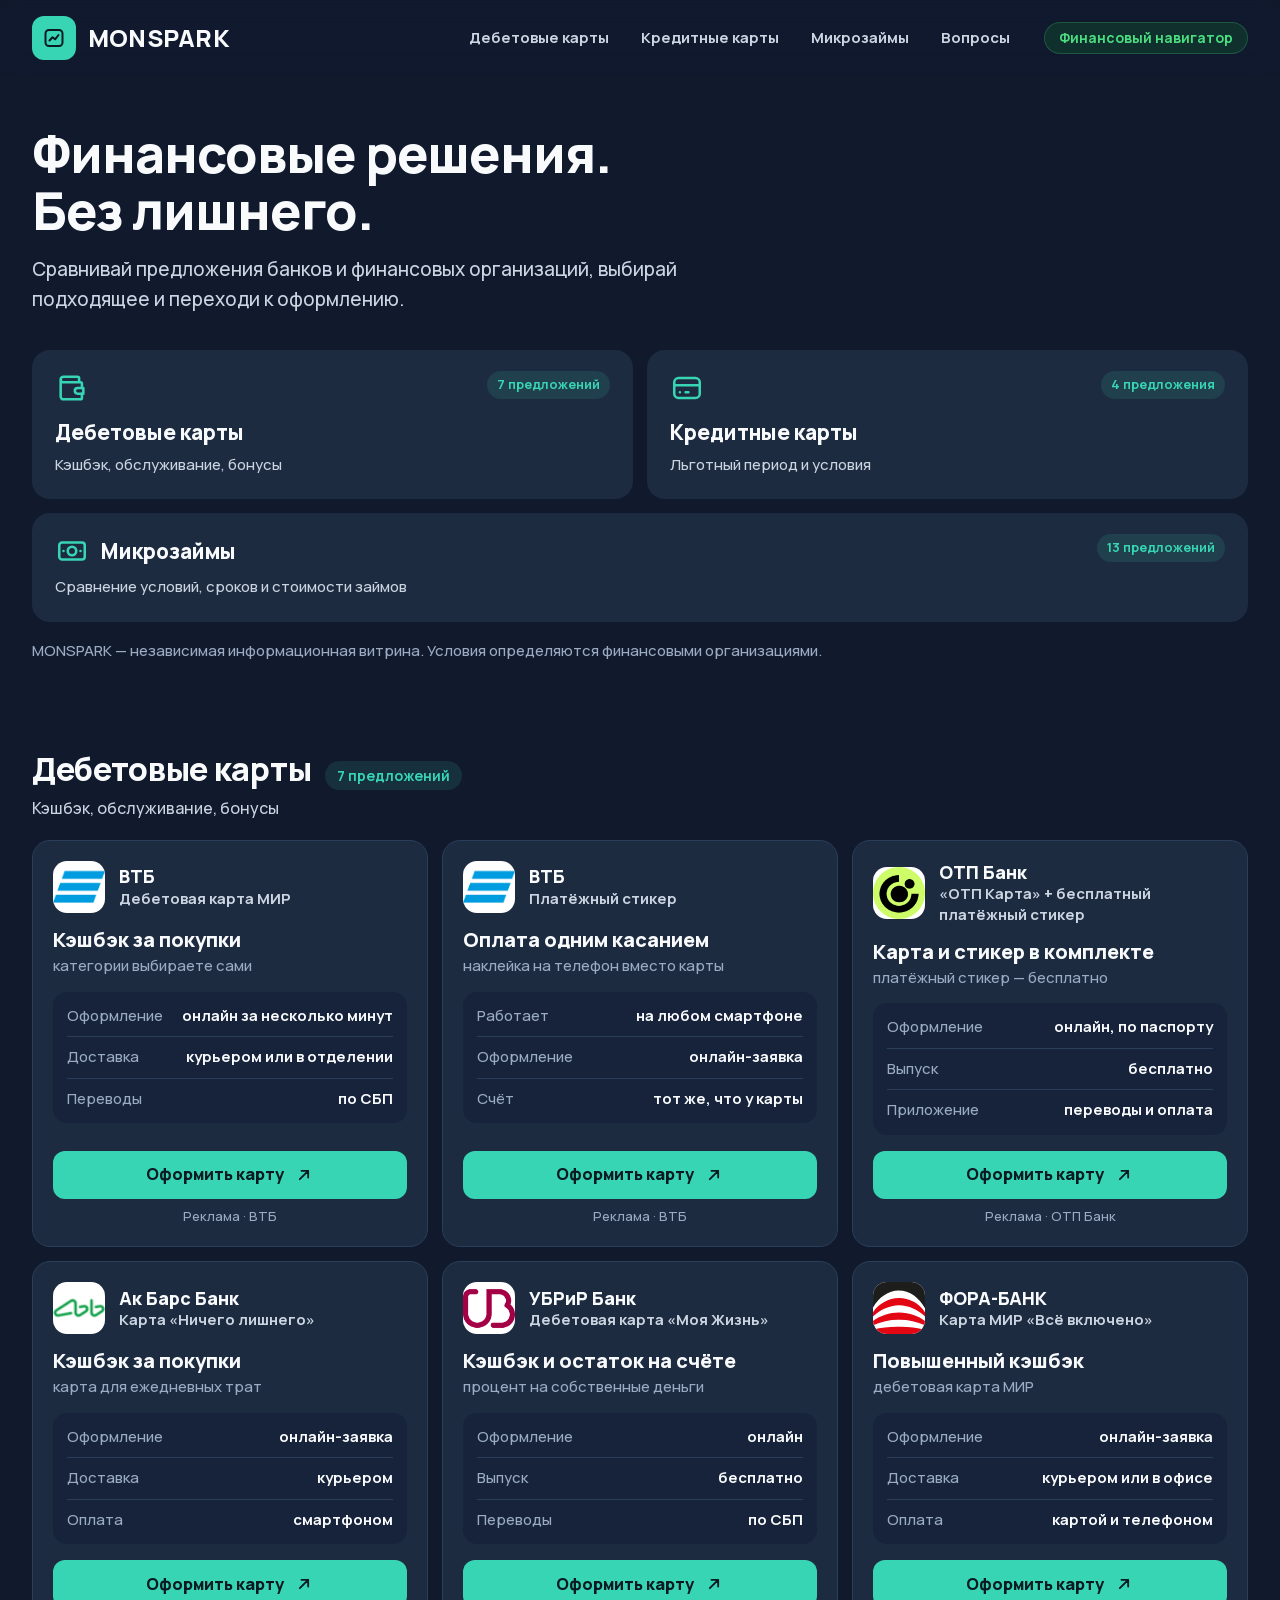
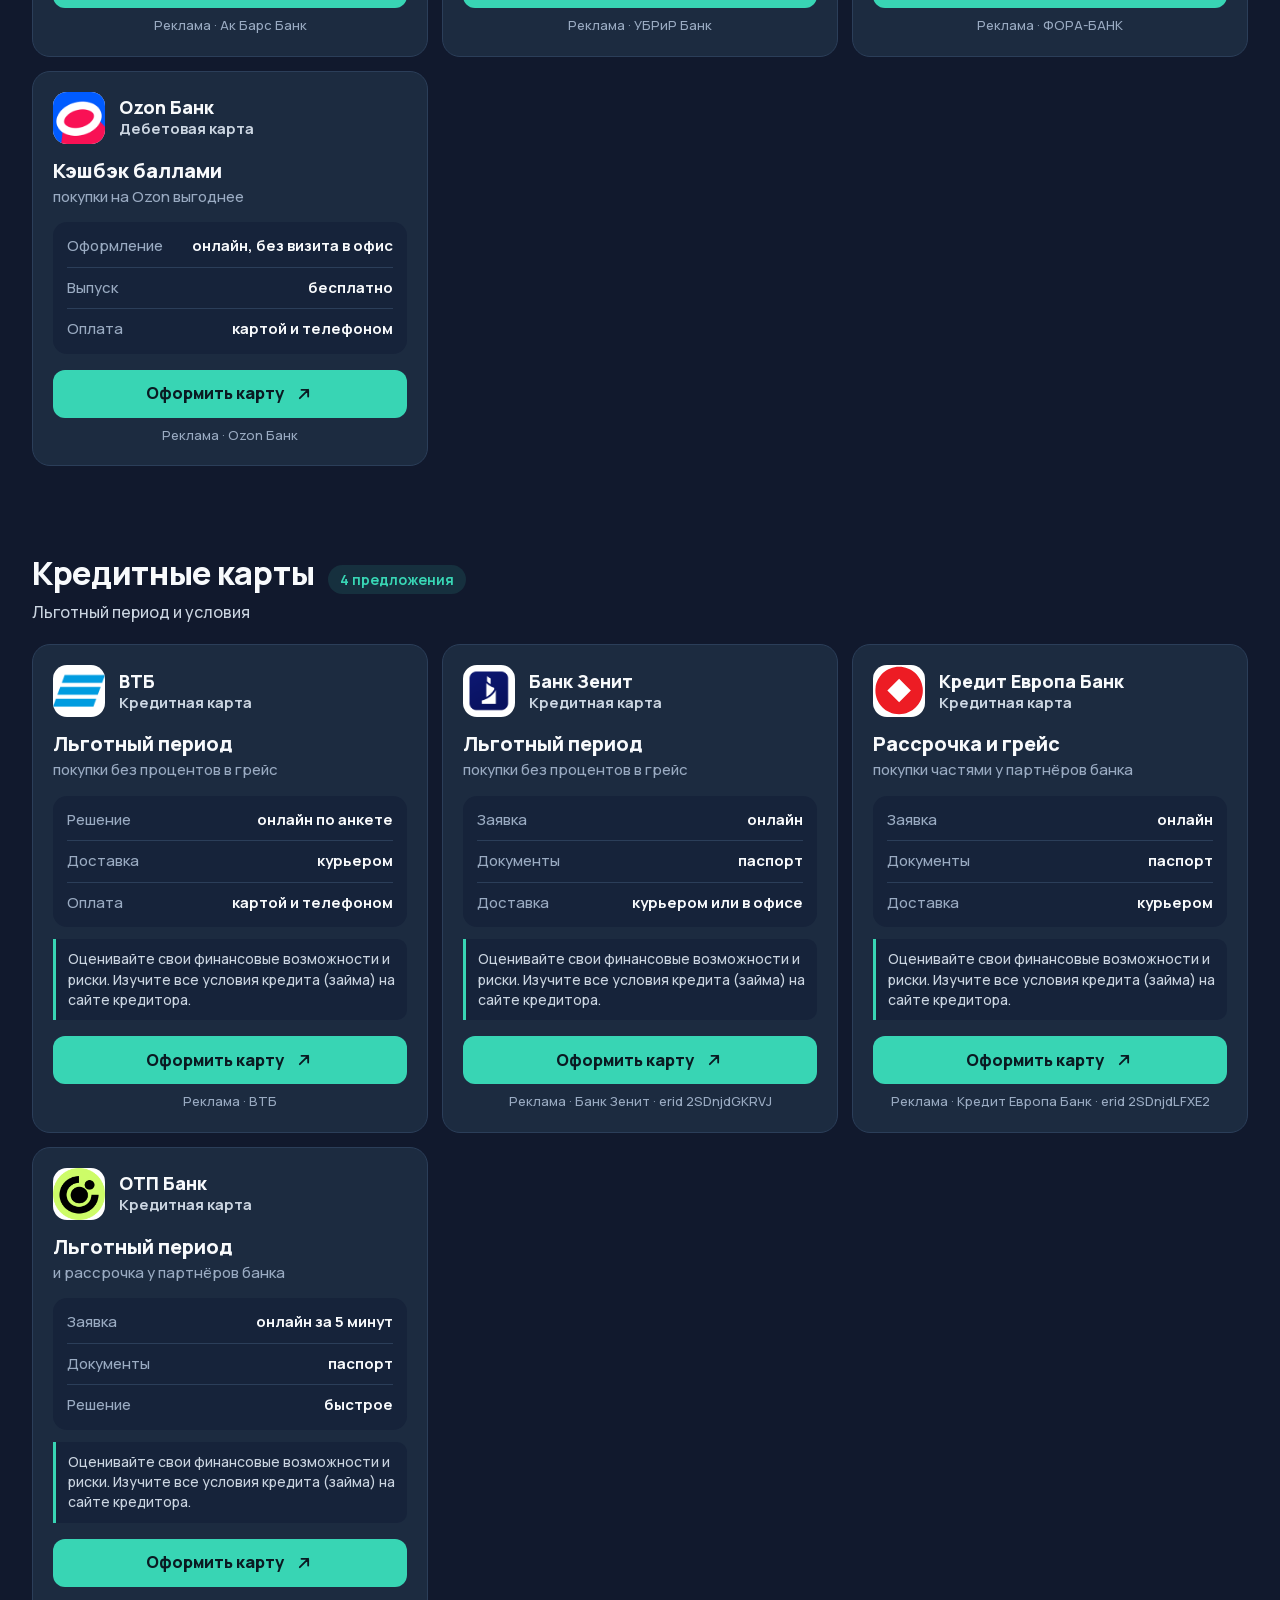
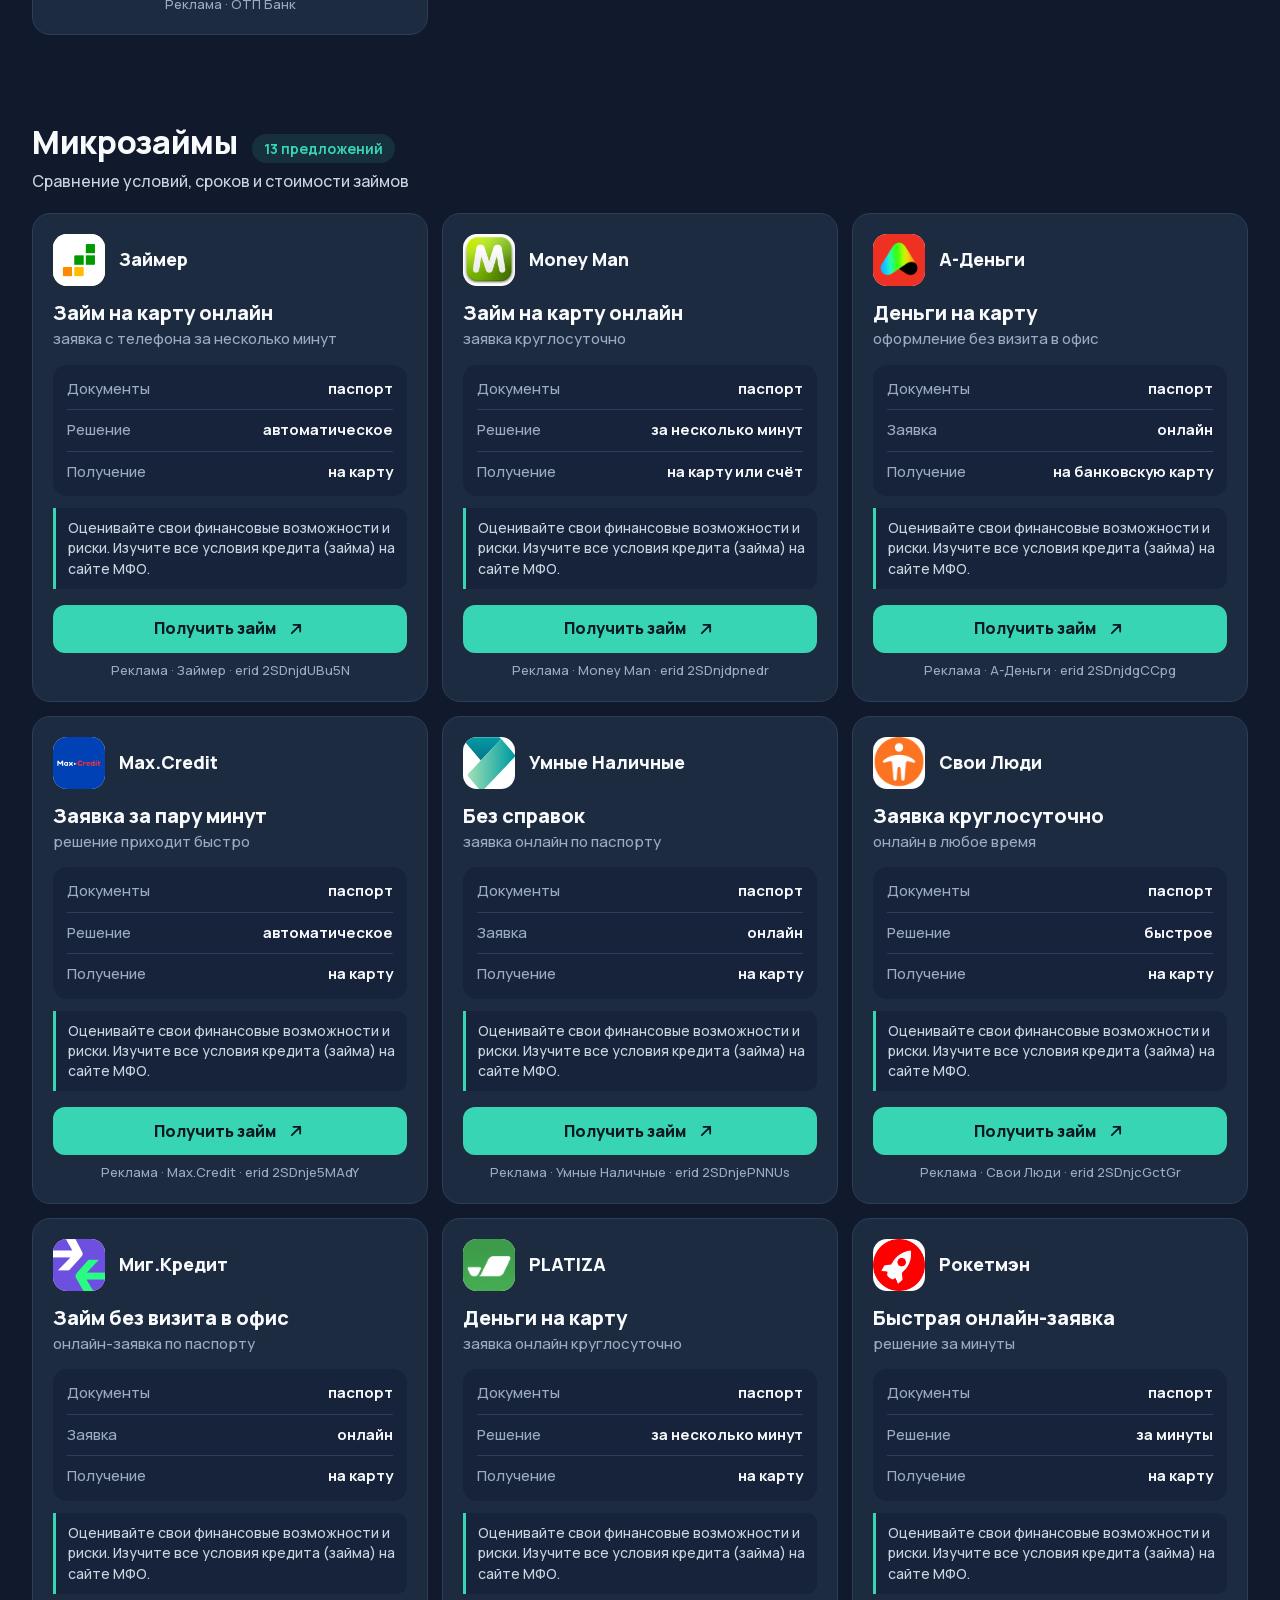
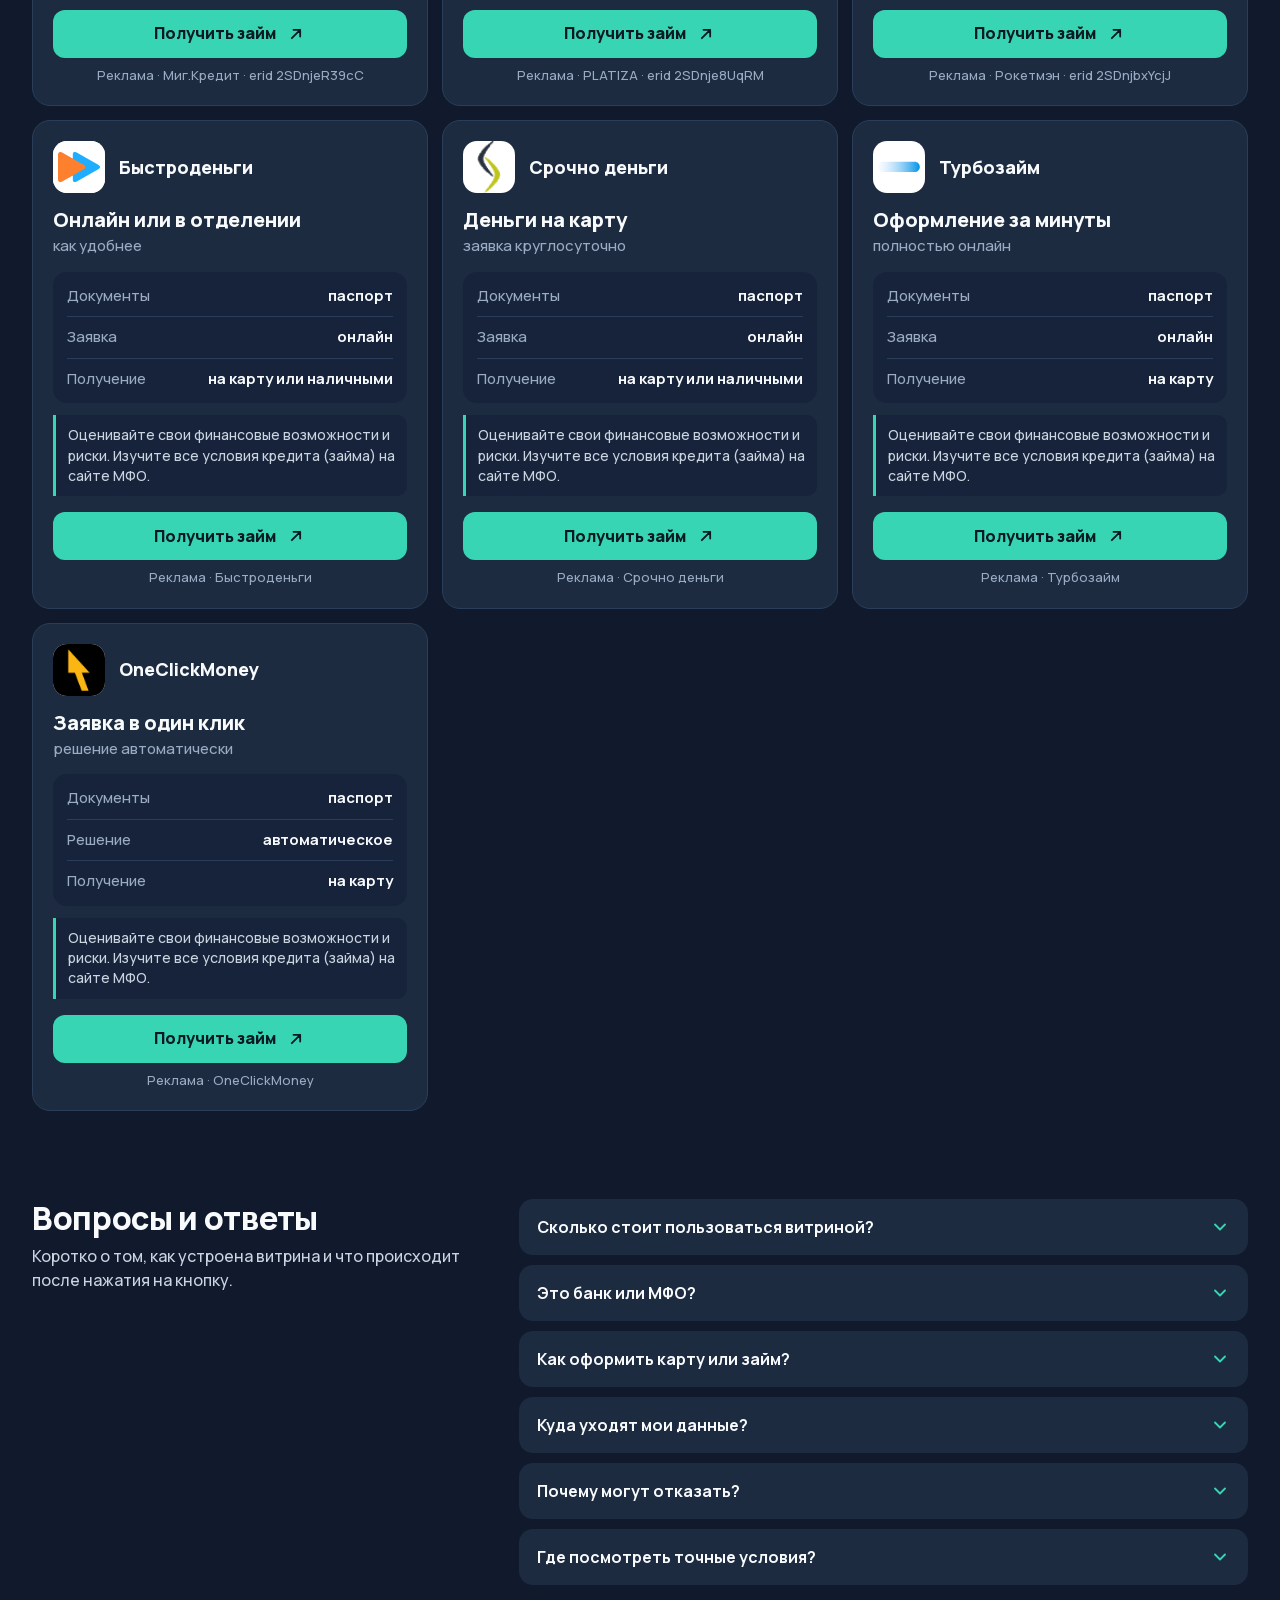
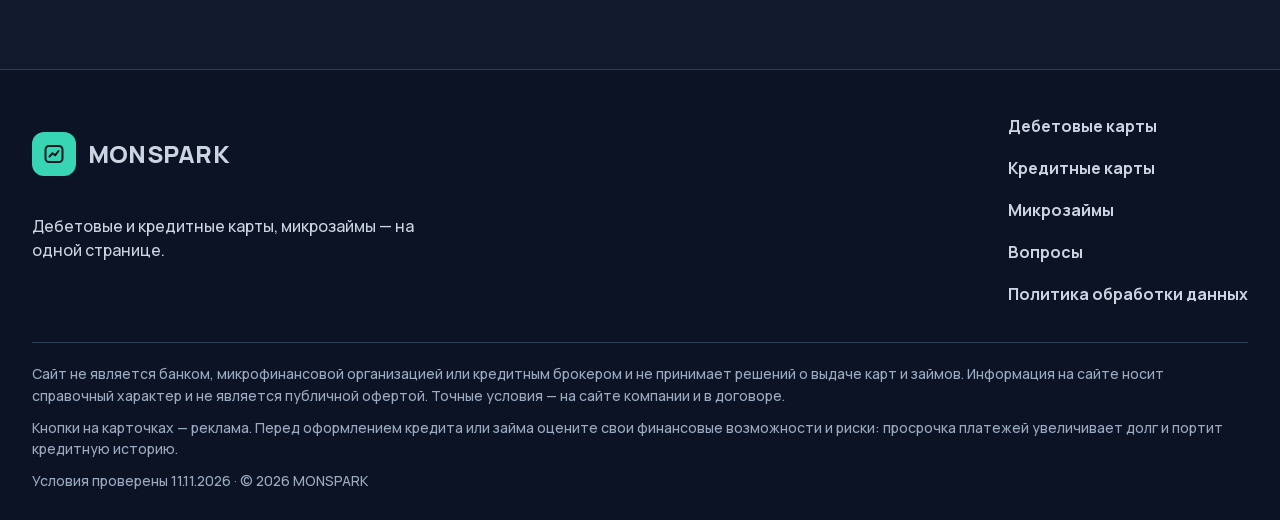
<file: index.html>
<!doctype html>
<html lang="ru">
<head>
<meta charset="utf-8">
<meta name="robots" content="noindex, nofollow">
<meta name="viewport" content="width=device-width, initial-scale=1">
<title>MONSPARK — дебетовые и кредитные карты, микрозаймы</title>
<meta name="description" content="MONSPARK — финансовый навигатор: дебетовые и кредитные карты банков и микрозаймы на одной странице. Сравните предложения и оформите подходящее на сайте банка или МФО.">
<meta name="theme-color" content="#11192D">
<meta name="color-scheme" content="dark">
<meta property="og:type" content="website">
<meta property="og:title" content="MONSPARK — финансовые решения. Без лишнего.">
<meta property="og:description" content="Дебетовые и кредитные карты, микрозаймы — сравните и выберите подходящее.">
<meta property="og:image" content="https://daviddavidso.github.io/finway/img/og.jpg">
<link rel="icon" href="favicon.svg" type="image/svg+xml">
<link rel="preload" href="fonts/manrope-800-cyrillic.woff2" as="font" type="font/woff2" crossorigin>
<link rel="stylesheet" href="fonts/manrope.css?v=20261112061036">
<link rel="stylesheet" href="css/style.css?v=20261112061036">
<script>document.documentElement.className = 'js';</script>
</head>
<body>

<svg width="0" height="0" style="position:absolute" aria-hidden="true" focusable="false">
  <!-- Иконки — Tabler Icons (MIT), обводка 2px -->
  <symbol id="i-mark" viewBox="0 0 24 24"><g fill="none" stroke="currentColor" stroke-width="2" stroke-linecap="round" stroke-linejoin="round"><rect x="3.5" y="4" width="17" height="16" rx="3.5"/><path d="m7.5 14.5 3-3.2 2.6 2 3.4-4.3"/></g></symbol>
  <symbol id="i-wallet" viewBox="0 0 24 24"><g fill="none" stroke="currentColor" stroke-width="1.8" stroke-linecap="round" stroke-linejoin="round"><path d="M17 8V5a1 1 0 0 0-1-1H6a2 2 0 0 0 0 4h12a1 1 0 0 1 1 1v3m0 4v3a1 1 0 0 1-1 1H6a2 2 0 0 1-2-2V6"/><path d="M20 12v4h-4a2 2 0 0 1 0-4h4"/></g></symbol>
  <symbol id="i-card" viewBox="0 0 24 24"><g fill="none" stroke="currentColor" stroke-width="1.8" stroke-linecap="round" stroke-linejoin="round"><path d="M3 8a3 3 0 0 1 3-3h12a3 3 0 0 1 3 3v8a3 3 0 0 1-3 3H6a3 3 0 0 1-3-3Z"/><path d="M3 10h18M7 15h.01M11 15h2"/></g></symbol>
  <symbol id="i-cash" viewBox="0 0 24 24"><g fill="none" stroke="currentColor" stroke-width="1.8" stroke-linecap="round" stroke-linejoin="round"><circle cx="12" cy="12" r="3"/><rect x="3" y="6" width="18" height="12" rx="2"/><path d="M18 12h.01M6 12h.01"/></g></symbol>
  <symbol id="i-grid" viewBox="0 0 24 24"><g fill="none" stroke="currentColor" stroke-width="1.8" stroke-linecap="round" stroke-linejoin="round"><rect x="4" y="4" width="6" height="6" rx="1"/><rect x="14" y="4" width="6" height="6" rx="1"/><rect x="4" y="14" width="6" height="6" rx="1"/><rect x="14" y="14" width="6" height="6" rx="1"/></g></symbol>
  <symbol id="i-next" viewBox="0 0 24 24"><path d="M5 12h14M13 6l6 6-6 6" fill="none" stroke="currentColor" stroke-width="2" stroke-linecap="round" stroke-linejoin="round"/></symbol>
  <symbol id="i-ext" viewBox="0 0 24 24"><path d="M7 17 17 7M9 7h8v8" fill="none" stroke="currentColor" stroke-width="2.2" stroke-linecap="round" stroke-linejoin="round"/></symbol>
  <symbol id="i-chevron" viewBox="0 0 24 24"><path d="m6 9 6 6 6-6" fill="none" stroke="currentColor" stroke-width="2.2" stroke-linecap="round" stroke-linejoin="round"/></symbol>
  <symbol id="i-menu" viewBox="0 0 24 24"><path d="M4 7h16M4 12h16M4 17h16" fill="none" stroke="currentColor" stroke-width="2" stroke-linecap="round"/></symbol>
  <symbol id="i-close" viewBox="0 0 24 24"><path d="M6 6l12 12M18 6 6 18" fill="none" stroke="currentColor" stroke-width="2" stroke-linecap="round"/></symbol>
  <symbol id="i-info" viewBox="0 0 24 24"><g fill="none" stroke="currentColor" stroke-width="2" stroke-linecap="round" stroke-linejoin="round"><circle cx="12" cy="12" r="9"/><path d="M12 8h.01M11 12h1v4h1"/></g></symbol>
  <symbol id="i-tg" viewBox="0 0 24 24"><path d="M20.6 4.3 3.4 11c-1.2.5-1.1 1.2-.2 1.5l4.4 1.4 1.7 5.2c.2.6.4.8.9.8.4 0 .6-.2.9-.5l2.1-2 4.4 3.3c.8.4 1.4.2 1.6-.8l2.9-13.6c.3-1.2-.4-1.7-1.4-1.2ZM9.2 13.6l8.9-5.6c.4-.3.8-.1.5.2l-7.6 6.9-.3 3.2-1.5-4.7Z" fill="currentColor"/></symbol>
</svg>

<a class="skip" href="#offers" id="skip">К предложениям</a>

<header class="hdr" id="hdr">
  <div class="wrap hdr__in">
    <a class="brand" href="#top">
      <span class="brand__mark" aria-hidden="true"><svg class="ico"><use href="#i-mark"/></svg></span>
      <span class="brand__word" data-brand>MONSPARK</span>
      <span class="vh"> — на главную</span>
    </a>


    <p class="badge" data-slogan>Финансовый навигатор</p>

    <button class="burger" id="burger" type="button" aria-expanded="false" aria-controls="nav">
      <svg class="ico burger__open" aria-hidden="true" focusable="false"><use href="#i-menu"/></svg>
      <svg class="ico burger__close" aria-hidden="true" focusable="false"><use href="#i-close"/></svg>
      <span>Меню</span>
    </button>

    <nav class="nav" id="nav" aria-label="Основное">
      <ul class="nav__list" id="nav-list" role="list">
        <li data-nav-cat><a href="#debit">Дебетовые карты</a></li>
        <li data-nav-cat><a href="#credit">Кредитные карты</a></li>
        <li data-nav-cat><a href="#loans">Микрозаймы</a></li>
        <li data-nav-static><a href="#faq">Вопросы</a></li>
      </ul>
    </nav>
  </div>
</header>

<main id="top">

  <section class="hero" aria-labelledby="hero-title">
    <div class="wrap">
      <h1 class="h1" id="hero-title" data-title>Финансовые решения. Без лишнего.</h1>
      <p class="hero__lead" data-lead>Сравнивай предложения банков и финансовых организаций, выбирай подходящее и переходи к оформлению.</p>

      <h2 class="vh">Разделы</h2>
      <ul class="tiles" id="tiles" role="list">
        <li class="tile">
          <svg class="tile__ico" aria-hidden="true" focusable="false"><use href="#i-wallet"/></svg>
          <h3 class="tile__title"><a class="tile__link" href="#debit">Дебетовые карты</a></h3>
          <p class="tile__text">Кэшбэк, обслуживание, бонусы</p>
        </li>
        <li class="tile">
          <svg class="tile__ico" aria-hidden="true" focusable="false"><use href="#i-card"/></svg>
          <h3 class="tile__title"><a class="tile__link" href="#credit">Кредитные карты</a></h3>
          <p class="tile__text">Льготный период и условия</p>
        </li>
        <li class="tile tile--wide">
          <svg class="tile__ico" aria-hidden="true" focusable="false"><use href="#i-cash"/></svg>
          <h3 class="tile__title"><a class="tile__link" href="#loans">Микрозаймы</a></h3>
          <p class="tile__text">Сравнение условий, сроков и стоимости займов</p>
        </li>
      </ul>

      <p class="hero__note"><span data-brand>MONSPARK</span> — независимая информационная витрина. Условия определяются финансовыми организациями.</p>
    </div>
  </section>

  <div class="catalog" id="offers">
    <section class="sec cat" id="debit" data-cat="debit" aria-labelledby="debit-title">
      <div class="wrap">
        <div class="sec__head">
          <h2 class="h2" id="debit-title" tabindex="-1" data-cat-title>Дебетовые карты</h2>
          <p class="sec__count" data-cat-count hidden></p>
          <p class="sec__lead" data-cat-lead>Кэшбэк, обслуживание, бонусы</p>
        </div>
        <ul class="cards" role="list" data-cat-cards></ul>
      </div>
    </section>
    <section class="sec cat" id="credit" data-cat="credit" aria-labelledby="credit-title">
      <div class="wrap">
        <div class="sec__head">
          <h2 class="h2" id="credit-title" tabindex="-1" data-cat-title>Кредитные карты</h2>
          <p class="sec__count" data-cat-count hidden></p>
          <p class="sec__lead" data-cat-lead>Льготный период и условия</p>
        </div>
        <ul class="cards" role="list" data-cat-cards></ul>
      </div>
    </section>
    <section class="sec cat" id="loans" data-cat="loans" aria-labelledby="loans-title">
      <div class="wrap">
        <div class="sec__head">
          <h2 class="h2" id="loans-title" tabindex="-1" data-cat-title>Микрозаймы</h2>
          <p class="sec__count" data-cat-count hidden></p>
          <p class="sec__lead" data-cat-lead>Сравнение условий, сроков и стоимости займов</p>
        </div>
        <ul class="cards" role="list" data-cat-cards></ul>
      </div>
    </section>
    <noscript>
      <div class="wrap"><p class="noscript">Чтобы увидеть предложения, включите JavaScript в настройках браузера.</p></div>
    </noscript>
  </div>

  <section class="sec faq" id="faq" aria-labelledby="faq-title">
    <div class="wrap faq__grid">
      <div class="sec__head sec__head--col">
        <h2 class="h2" id="faq-title" tabindex="-1">Вопросы и ответы</h2>
        <p class="sec__lead">Коротко о том, как устроена витрина и что происходит после нажатия на кнопку.</p>
      </div>
      <div class="faq__list">
        <details class="qa">
          <summary><span class="qa__q">Сколько стоит пользоваться витриной?</span><svg class="ico qa__chev" aria-hidden="true" focusable="false"><use href="#i-chevron"/></svg></summary>
          <div class="qa__a"><p>Нисколько. Смотреть предложения и переходить на сайты банков и МФО можно бесплатно.</p></div>
        </details>
        <details class="qa">
          <summary><span class="qa__q">Это банк или МФО?</span><svg class="ico qa__chev" aria-hidden="true" focusable="false"><use href="#i-chevron"/></svg></summary>
          <div class="qa__a"><p>Нет. Мы собираем предложения на одной странице. Карты выпускают банки, займы выдают микрофинансовые организации — они же принимают решение по заявке.</p></div>
        </details>
        <details class="qa">
          <summary><span class="qa__q">Как оформить карту или займ?</span><svg class="ico qa__chev" aria-hidden="true" focusable="false"><use href="#i-chevron"/></svg></summary>
          <div class="qa__a"><p>Выберите предложение и нажмите кнопку на карточке. В новой вкладке откроется официальный сайт банка или МФО — заявку вы заполняете там.</p></div>
        </details>
        <details class="qa">
          <summary><span class="qa__q">Куда уходят мои данные?</span><svg class="ico qa__chev" aria-hidden="true" focusable="false"><use href="#i-chevron"/></svg></summary>
          <div class="qa__a"><p>Витрина не собирает паспортные данные и телефоны. Анкету вы заполняете на сайте банка или МФО, и данные обрабатывает он по своим правилам.</p></div>
        </details>
        <details class="qa">
          <summary><span class="qa__q">Почему могут отказать?</span><svg class="ico qa__chev" aria-hidden="true" focusable="false"><use href="#i-chevron"/></svg></summary>
          <div class="qa__a"><p>Решение принимает банк или МФО по своей оценке: учитываются кредитная история, доход и текущие платежи. Если отказали в одном месте, можно подать заявку в другое.</p></div>
        </details>
        <details class="qa">
          <summary><span class="qa__q">Где посмотреть точные условия?</span><svg class="ico qa__chev" aria-hidden="true" focusable="false"><use href="#i-chevron"/></svg></summary>
          <div class="qa__a"><p>На сайте компании, куда ведёт кнопка. Условия меняются, а окончательные — ставка, лимит, полная стоимость кредита — указаны в договоре.</p></div>
        </details>
      </div>
    </div>
  </section>

</main>

<footer class="foot">
  <div class="wrap">
    <div class="foot__top">
      <div class="foot__about">
        <a class="brand" href="#top">
          <span class="brand__mark" aria-hidden="true"><svg class="ico"><use href="#i-mark"/></svg></span>
          <span class="brand__word" data-brand>MONSPARK</span>
          <span class="vh"> — наверх страницы</span>
        </a>
        <p>Дебетовые и кредитные карты, микрозаймы — на одной странице.</p>
        <p class="foot__tg" data-telegram hidden><a href="https://t.me/"><svg class="ico" aria-hidden="true" focusable="false"><use href="#i-tg"/></svg><span>Связаться в Telegram: <span data-tg-name></span></span></a></p>
      </div>
      <nav class="foot__nav" aria-label="В подвале">
        <ul role="list" id="foot-list">
          <li data-nav-cat><a href="#debit">Дебетовые карты</a></li>
          <li data-nav-cat><a href="#credit">Кредитные карты</a></li>
          <li data-nav-cat><a href="#loans">Микрозаймы</a></li>
          <li data-nav-static><a href="#faq">Вопросы</a></li>
          <li><a href="privacy.html">Политика обработки данных</a></li>
        </ul>
      </nav>
    </div>
    <div class="foot__legal">
      <p>Сайт не является банком, микрофинансовой организацией или кредитным брокером и не принимает решений о выдаче карт и займов. Информация на сайте носит справочный характер и не является публичной офертой. Точные условия — на сайте компании и в договоре.</p>
      <p>Кнопки на карточках — реклама. Перед оформлением кредита или займа оцените свои финансовые возможности и риски: просрочка платежей увеличивает долг и портит кредитную историю.</p>
      <p>Условия проверены <span data-updated>11.11.2026</span> · © 2026 <span data-brand>MONSPARK</span></p>
    </div>
  </div>
</footer>

<script>if(typeof OFFERS==="undefined"){document.write('<script src="data.js?t='+Date.now()+'"><\/script>');}</script>
<script src="js/app.js?v=20261112061036"></script>
</body>
</html>
</file>
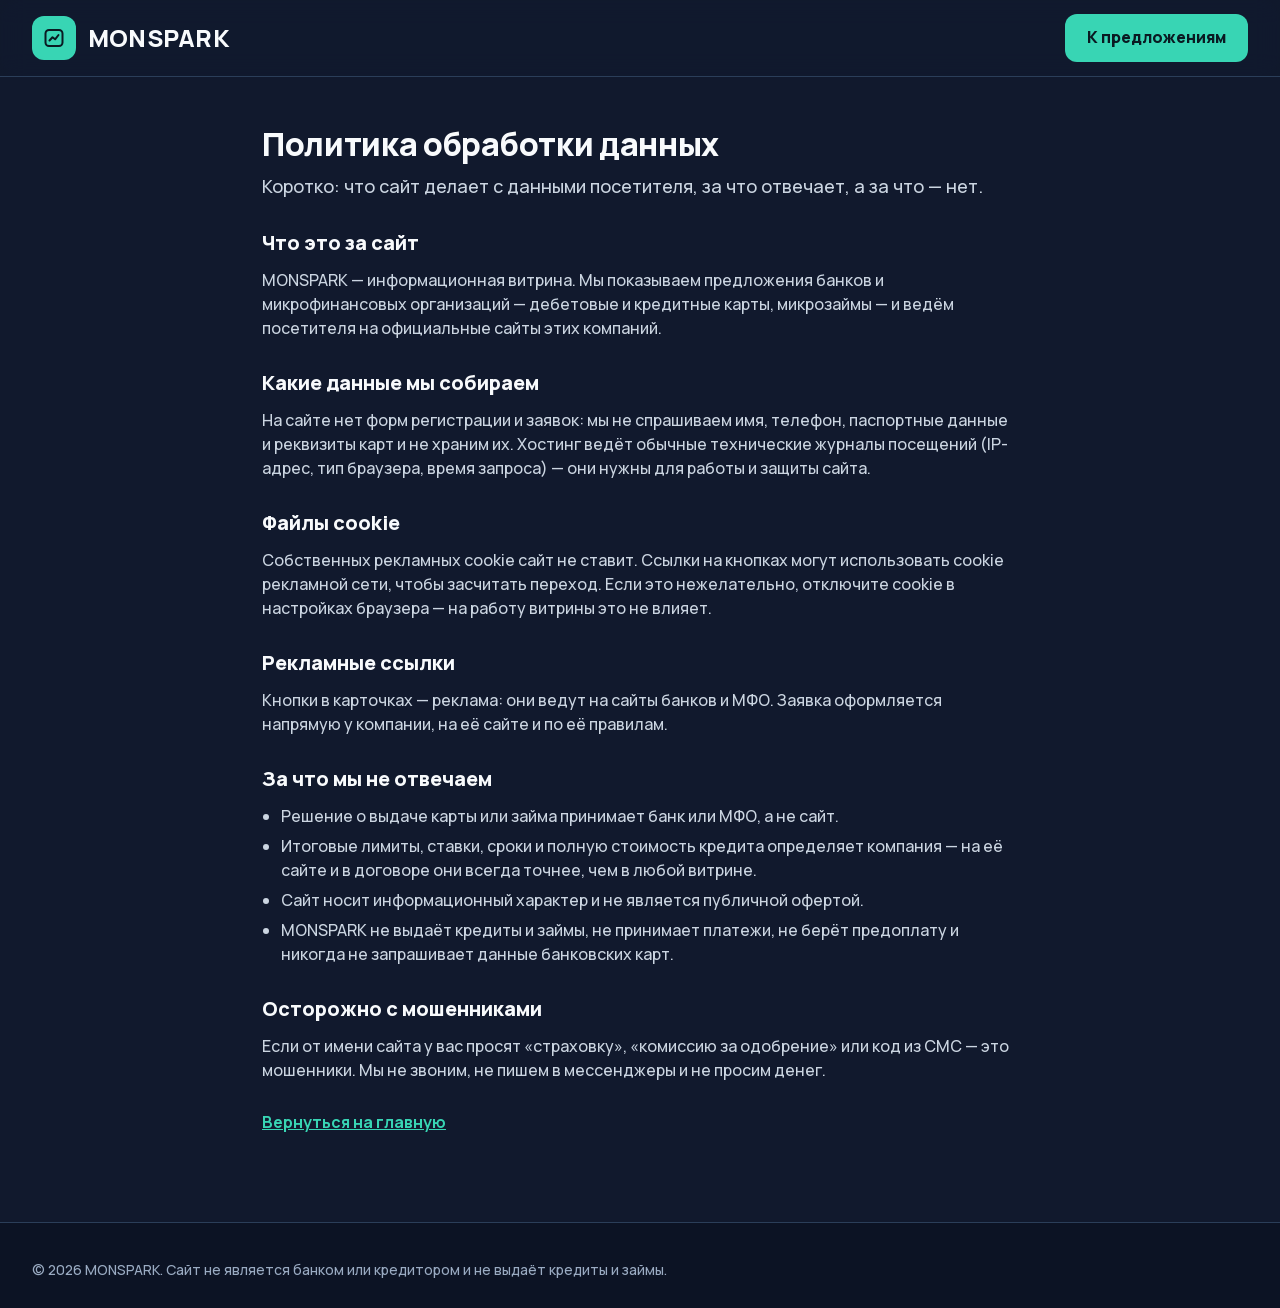
<file: privacy.html>
<!doctype html>
<html lang="ru">
<head>
<meta charset="utf-8">
<meta name="robots" content="noindex, nofollow">
<meta name="viewport" content="width=device-width, initial-scale=1">
<title>Политика обработки данных — MONSPARK</title>
<meta name="description" content="Как сайт MONSPARK работает с данными посетителей: файлы cookie, рекламные ссылки, за что сайт отвечает и за что нет.">
<meta name="theme-color" content="#11192D">
<meta name="color-scheme" content="dark">
<link rel="icon" href="favicon.svg" type="image/svg+xml">
<link rel="stylesheet" href="fonts/manrope.css?v=20261112061036">
<link rel="stylesheet" href="css/style.css?v=20261112061036">
</head>
<body>

<svg width="0" height="0" style="position:absolute" aria-hidden="true" focusable="false">
  <symbol id="i-mark" viewBox="0 0 24 24"><g fill="none" stroke="currentColor" stroke-width="2" stroke-linecap="round" stroke-linejoin="round"><rect x="3.5" y="4" width="17" height="16" rx="3.5"/><path d="m7.5 14.5 3-3.2 2.6 2 3.4-4.3"/></g></symbol>
</svg>

<a class="skip" href="#main">К содержимому</a>

<header class="hdr is-stuck">
  <div class="wrap hdr__in">
    <a class="brand" href="index.html">
      <span class="brand__mark" aria-hidden="true"><svg class="ico"><use href="#i-mark"/></svg></span>
      <span class="brand__word">MONSPARK</span>
      <span class="vh"> — на главную</span>
    </a>
    <a class="btn btn--teal doc__cta" href="index.html#offers">К предложениям</a>
  </div>
</header>

<main id="main" tabindex="-1" class="doc">
  <div class="wrap doc__in">
    <h1 class="h2">Политика обработки данных</h1>
    <p class="doc__lead">Коротко: что сайт делает с данными посетителя, за что отвечает, а за что — нет.</p>

    <h2>Что это за сайт</h2>
    <p>MONSPARK — информационная витрина. Мы показываем предложения банков и микрофинансовых организаций — дебетовые и кредитные карты, микрозаймы — и ведём посетителя на официальные сайты этих компаний.</p>

    <h2>Какие данные мы собираем</h2>
    <p>На сайте нет форм регистрации и заявок: мы не спрашиваем имя, телефон, паспортные данные и реквизиты карт и не храним их. Хостинг ведёт обычные технические журналы посещений (IP-адрес, тип браузера, время запроса) — они нужны для работы и защиты сайта.</p>

    <h2>Файлы cookie</h2>
    <p>Собственных рекламных cookie сайт не ставит. Ссылки на кнопках могут использовать cookie рекламной сети, чтобы засчитать переход. Если это нежелательно, отключите cookie в настройках браузера — на работу витрины это не влияет.</p>

    <h2>Рекламные ссылки</h2>
    <p>Кнопки в карточках — реклама: они ведут на сайты банков и МФО. Заявка оформляется напрямую у компании, на её сайте и по её правилам.</p>

    <h2>За что мы не отвечаем</h2>
    <ul>
      <li>Решение о выдаче карты или займа принимает банк или МФО, а не сайт.</li>
      <li>Итоговые лимиты, ставки, сроки и полную стоимость кредита определяет компания — на её сайте и в договоре они всегда точнее, чем в любой витрине.</li>
      <li>Сайт носит информационный характер и не является публичной офертой.</li>
      <li>MONSPARK не выдаёт кредиты и займы, не принимает платежи, не берёт предоплату и никогда не запрашивает данные банковских карт.</li>
    </ul>

    <h2>Осторожно с мошенниками</h2>
    <p>Если от имени сайта у вас просят «страховку», «комиссию за одобрение» или код из СМС — это мошенники. Мы не звоним, не пишем в мессенджеры и не просим денег.</p>

    <p class="doc__back"><a href="index.html">Вернуться на главную</a></p>
  </div>
</main>

<footer class="foot foot--doc">
  <div class="wrap">
    <p>© 2026 MONSPARK. Сайт не является банком или кредитором и не выдаёт кредиты и займы.</p>
  </div>
</footer>
</body>
</html>
</file>
<file: fonts/manrope.css>
/* Manrope (Google Fonts, self-hosted: latin + cyrillic)  */

@font-face { font-family: "Manrope"; font-style: normal; font-weight: 400; font-display: swap;
  src: url("manrope-400-cyrillic.woff2") format("woff2");
  unicode-range: U+0301, U+0400-045F, U+0490-0491, U+04B0-04B1, U+2116; }
@font-face { font-family: "Manrope"; font-style: normal; font-weight: 400; font-display: swap;
  src: url("manrope-400-latin.woff2") format("woff2");
  unicode-range: U+0000-00FF, U+0131, U+0152-0153, U+02BB-02BC, U+02C6, U+02DA, U+02DC, U+0304, U+0308, U+0329, U+2000-206F, U+20AC, U+2122, U+2191, U+2193, U+2212, U+2215, U+FEFF, U+FFFD; }
@font-face { font-family: "Manrope"; font-style: normal; font-weight: 500; font-display: swap;
  src: url("manrope-500-cyrillic.woff2") format("woff2");
  unicode-range: U+0301, U+0400-045F, U+0490-0491, U+04B0-04B1, U+2116; }
@font-face { font-family: "Manrope"; font-style: normal; font-weight: 500; font-display: swap;
  src: url("manrope-500-latin.woff2") format("woff2");
  unicode-range: U+0000-00FF, U+0131, U+0152-0153, U+02BB-02BC, U+02C6, U+02DA, U+02DC, U+0304, U+0308, U+0329, U+2000-206F, U+20AC, U+2122, U+2191, U+2193, U+2212, U+2215, U+FEFF, U+FFFD; }
@font-face { font-family: "Manrope"; font-style: normal; font-weight: 700; font-display: swap;
  src: url("manrope-700-cyrillic.woff2") format("woff2");
  unicode-range: U+0301, U+0400-045F, U+0490-0491, U+04B0-04B1, U+2116; }
@font-face { font-family: "Manrope"; font-style: normal; font-weight: 700; font-display: swap;
  src: url("manrope-700-latin.woff2") format("woff2");
  unicode-range: U+0000-00FF, U+0131, U+0152-0153, U+02BB-02BC, U+02C6, U+02DA, U+02DC, U+0304, U+0308, U+0329, U+2000-206F, U+20AC, U+2122, U+2191, U+2193, U+2212, U+2215, U+FEFF, U+FFFD; }
@font-face { font-family: "Manrope"; font-style: normal; font-weight: 800; font-display: swap;
  src: url("manrope-800-cyrillic.woff2") format("woff2");
  unicode-range: U+0301, U+0400-045F, U+0490-0491, U+04B0-04B1, U+2116; }
@font-face { font-family: "Manrope"; font-style: normal; font-weight: 800; font-display: swap;
  src: url("manrope-800-latin.woff2") format("woff2");
  unicode-range: U+0000-00FF, U+0131, U+0152-0153, U+02BB-02BC, U+02C6, U+02DA, U+02DC, U+0304, U+0308, U+0329, U+2000-206F, U+20AC, U+2122, U+2191, U+2193, U+2212, U+2215, U+FEFF, U+FFFD; }
</file>
<file: css/style.css>
/* ═══════════════════════════════════════════════════════════════════════
   FINWAY — витрина дебетовых и кредитных карт и микрозаймов.
   Стиль снят с картинки-референса клиента (FINPULSE-подобная витрина):
   тёмно-синий фон, плитки чуть светлее, бирюзовый знак и иконки,
   зелёная плашка «Финансовый навигатор». Цвета замерены по пикселям.

   Контраст (WCAG 2.2 AA):
     #F8FAFC на #11192D 17.2 · на #1C2B40 14.4
     #CBD5E1 на #11192D 12.0 · на #1C2B40 10.0
     #9AABC2 на #11192D  7.6 · на #1C2B40  6.3 · на #16233A 7.0
     #0A1A22 на #38D5B4 (кнопка) 10.2 · #38D5B4 на #1C2B40 (иконки) 8.0
     #4ADE80 на #10302D (плашка) 8.6
     граница карточки #2B3E59 к #11192D — декоративная, смысла не несёт
   ═══════════════════════════════════════════════════════════════════════ */

:root {
  --bg: #11192D;
  --bg-deep: #0C1324;
  --surface: #1C2B40;
  --surface-2: #22344D;
  --inset: #16233A;
  --line: #2B3E59;
  --ink: #F8FAFC;
  --ink-2: #CBD5E1;
  --muted: #9AABC2;
  --teal: #38D5B4;
  --teal-hi: #5EEAD0;
  --on-teal: #0A1A22;
  --teal-soft: rgba(56, 213, 180, .12);
  --green: #4ADE80;
  --green-bg: #10302D;

  --r-lg: 18px;
  --r-md: 14px;

  --wrap: 1280px;
  --pad: clamp(16px, 3vw, 32px);
  --hdr-h: 76px;
}

*, *::before, *::after { box-sizing: border-box; }

html {
  -webkit-text-size-adjust: 100%;
  text-size-adjust: 100%;
  background: var(--bg);
  scroll-padding-top: calc(var(--hdr-h) + 16px);
}
@media (prefers-reduced-motion: no-preference) {
  html { scroll-behavior: smooth; }
}

body {
  margin: 0;
  font-family: "Manrope", system-ui, -apple-system, "Segoe UI", Roboto, Arial, sans-serif;
  font-size: 1rem;
  font-weight: 500;
  line-height: 1.5;
  color: var(--ink);
  background: var(--bg);
  -webkit-font-smoothing: antialiased;
}

h1, h2, h3, p, ul, ol, dl, dd { margin: 0; }
ul, ol { padding: 0; }
img, svg { display: block; max-width: 100%; }
a { color: inherit; }
[hidden] { display: none !important; }

.wrap {
  width: 100%;
  max-width: var(--wrap);
  margin-inline: auto;
  padding-inline: var(--pad);
}

.vh {
  position: absolute; width: 1px; height: 1px;
  margin: -1px; padding: 0; border: 0;
  overflow: hidden; clip: rect(0 0 0 0); clip-path: inset(50%);
  white-space: nowrap;
}

.ico { width: 1.25em; height: 1.25em; flex: none; }

/* Фокус: бирюзовое кольцо с тёмным зазором — видно и на фоне, и на
   карточке, и на самой бирюзовой кнопке. */
:focus-visible {
  outline: 3px solid var(--teal-hi);
  outline-offset: 3px;
}
.btn:focus-visible { outline-color: var(--ink); box-shadow: 0 0 0 6px var(--bg); }
[tabindex="-1"]:focus-visible { outline-offset: 6px; border-radius: 6px; }

.skip {
  position: fixed; left: 16px; top: 12px; z-index: 100;
  padding: 12px 20px; border-radius: 12px;
  background: var(--teal); color: var(--on-teal);
  font-weight: 800; text-decoration: none;
  transform: translateY(-200%);
}
.skip:focus { transform: none; }

/* ── кнопки ─────────────────────────────────────────────────────────── */

.btn {
  display: inline-flex; align-items: center; justify-content: center; gap: 10px;
  min-height: 48px; padding: 11px 22px;
  border: 0; border-radius: 12px;
  font: inherit; font-weight: 800; line-height: 1.2; text-align: center; text-decoration: none;
  cursor: pointer;
  transition: background-color .18s, transform .18s;
}
.btn--teal { background: var(--teal); color: var(--on-teal); }
.btn--teal:hover { background: var(--teal-hi); }
.btn:active { transform: translateY(1px); }

/* ── шапка ──────────────────────────────────────────────────────────── */

.hdr {
  position: sticky; top: 0; z-index: 50;
  background: rgba(17, 25, 45, .92);
  -webkit-backdrop-filter: saturate(140%) blur(12px);
  backdrop-filter: saturate(140%) blur(12px);
  border-bottom: 1px solid transparent;
  transition: border-color .2s;
}
.hdr.is-stuck { border-bottom-color: var(--line); }
.hdr__in {
  display: flex; align-items: center; gap: 20px;
  min-height: 76px; padding-block: 12px;
}

.brand {
  display: inline-flex; align-items: center; gap: 12px;
  text-decoration: none; border-radius: 12px;
}
.brand__mark {
  display: grid; place-items: center;
  width: 44px; height: 44px; border-radius: 12px;
  background: var(--teal); color: var(--on-teal);
}
.brand__mark .ico { width: 24px; height: 24px; }
.brand__word {
  font-size: 1.5rem; font-weight: 800; letter-spacing: .01em; line-height: 1;
}

/* В разметке меню стоит после кнопки «Меню» (Tab с кнопки — сразу в пункты),
   а на широком экране визуально между логотипом и плашкой. */
.nav { margin-left: auto; order: 1; }
.nav__list { display: flex; gap: 4px; list-style: none; }
.nav__list a {
  display: block; padding: 10px 14px; border-radius: 10px;
  color: var(--ink-2); font-weight: 600; font-size: .9375rem; text-decoration: none;
  transition: background-color .15s, color .15s;
}
.nav__list a:hover { background: var(--surface); color: var(--ink); }

.badge {
  flex: none; order: 2;
  padding: 7px 14px; border-radius: 999px;
  background: var(--green-bg); color: var(--green);
  border: 1px solid rgba(74, 222, 128, .22);
  font-size: .875rem; font-weight: 700; line-height: 1.2;
}

.burger {
  display: none;
  align-items: center; gap: 8px;
  min-height: 44px; padding: 8px 14px;
  border: 1px solid var(--line); border-radius: 12px;
  background: var(--surface); color: var(--ink);
  font: inherit; font-weight: 700; cursor: pointer;
}
.burger__close { display: none; }
.burger[aria-expanded="true"] .burger__open { display: none; }
.burger[aria-expanded="true"] .burger__close { display: block; }

@media (max-width: 1023px) {
  .burger { display: inline-flex; margin-left: auto; }
  .badge { margin-left: auto; }
  .badge + .burger { margin-left: 0; }
  .nav {
    position: absolute; left: 0; right: 0; top: 100%;
    margin: 0; padding: 8px var(--pad) 16px;
    background: var(--bg); border-bottom: 1px solid var(--line);
    display: none;
  }
  .nav.is-open { display: block; }
  .nav__list { flex-direction: column; gap: 2px; }
  .nav__list a { padding: 14px 12px; font-size: 1rem; }
  html:not(.js) .nav { position: static; display: block; padding: 0; border: 0; }
  html:not(.js) .burger { display: none; }
  html:not(.js) .hdr__in { flex-wrap: wrap; }
}
@media (max-width: 560px) {
  .badge { display: none; }
  .badge + .burger { margin-left: auto; }
  .brand__word { font-size: 1.3125rem; }
}

/* ── первый экран ───────────────────────────────────────────────────── */

.hero { padding-block: clamp(24px, 4vw, 48px) clamp(28px, 4vw, 44px); }
.h1 {
  max-width: 22ch;
  font-size: clamp(2rem, 4.4vw, 3.25rem);
  font-weight: 800; line-height: 1.1; letter-spacing: -.02em;
  text-wrap: balance;
}
.hero__lead {
  max-width: 62ch; margin-top: 16px;
  color: var(--ink-2);
  font-size: clamp(1.0625rem, 1.5vw, 1.1875rem); line-height: 1.55;
}

.tiles {
  display: grid; grid-template-columns: repeat(2, minmax(0, 1fr)); gap: 14px;
  margin-top: clamp(24px, 3.4vw, 36px);
  list-style: none;
}
.tile {
  position: relative;
  display: grid; grid-template-columns: minmax(0, 1fr) auto;
  grid-template-areas: "ico count" "title title" "text text";
  align-items: center; gap: 0 12px;
  padding: 20px 22px 22px;
  border: 1px solid transparent; border-radius: var(--r-lg);
  background: var(--surface);
  transition: background-color .18s, border-color .18s, transform .18s;
}
.tile:hover { background: var(--surface-2); border-color: var(--line); }
@media (prefers-reduced-motion: no-preference) {
  .tile:hover { transform: translateY(-2px); }
}
.tile__ico { grid-area: ico; width: 34px; height: 34px; margin-bottom: 14px; color: var(--teal); }
.tile__count {
  grid-area: count; align-self: start;
  padding: 4px 10px; border-radius: 999px;
  background: var(--teal-soft); color: var(--teal);
  font-size: .8125rem; font-weight: 700; white-space: nowrap;
}
.tile__title { grid-area: title; font-size: 1.3125rem; font-weight: 800; line-height: 1.25; }
.tile__link { text-decoration: none; }
/* Вся плитка — одна ссылка: растягиваем её на карточку. */
.tile__link::after { content: ""; position: absolute; inset: 0; border-radius: inherit; }
.tile__link:focus-visible { outline: none; }
.tile:has(.tile__link:focus-visible) { outline: 3px solid var(--teal-hi); outline-offset: 3px; }
.tile__text { grid-area: text; margin-top: 8px; color: var(--ink-2); font-size: .9375rem; }

/* Широкая плитка (микрозаймы): иконка слева от заголовка, как в референсе. */
.tile--wide {
  grid-column: 1 / -1;
  grid-template-columns: auto minmax(0, 1fr) auto;
  grid-template-areas: "ico title count" "text text text";
}
.tile--wide .tile__ico { margin-bottom: 0; }

.hero__note {
  margin-top: 18px;
  color: var(--muted); font-size: .9375rem;
}

@media (max-width: 640px) {
  .tiles { grid-template-columns: 1fr; gap: 10px; }
  .tile, .tile--wide {
    grid-template-columns: auto minmax(0, 1fr);
    grid-template-areas: "ico title" "text text" "count count";
    padding: 16px 18px;
  }
  .tile__count { justify-self: start; margin-top: 10px; }
  .tile__ico { width: 30px; height: 30px; margin-bottom: 0; }
  .tile__title { font-size: 1.125rem; }
  .tile__text { margin-top: 6px; }
}

/* ── разделы каталога ───────────────────────────────────────────────── */

.sec { padding-block: clamp(28px, 4vw, 44px); }
.sec__head {
  display: flex; flex-wrap: wrap; align-items: baseline; gap: 6px 14px;
  margin-bottom: 20px;
}
.sec__head--col { flex-direction: column; align-items: flex-start; }
.h2 { font-size: clamp(1.5rem, 2.8vw, 2rem); font-weight: 800; line-height: 1.2; letter-spacing: -.01em; }
.sec__count {
  padding: 4px 12px; border-radius: 999px;
  background: var(--teal-soft); color: var(--teal);
  font-size: .875rem; font-weight: 700;
}
.sec__lead { flex-basis: 100%; color: var(--ink-2); }

.cards {
  display: grid; grid-template-columns: repeat(auto-fill, minmax(min(100%, 340px), 1fr)); gap: 14px;
  list-style: none;
}

.card {
  display: flex; flex-direction: column;
  padding: 20px;
  border: 1px solid var(--line); border-radius: var(--r-lg);
  background: var(--surface);
  transition: border-color .18s;
}
.card:hover { border-color: #3A5273; }
.card__head { display: flex; align-items: center; gap: 14px; }
.card__logo {
  display: grid; place-items: center; flex: none;
  width: 52px; height: 52px; border-radius: 14px; overflow: hidden;
  background: #FFFFFF;
}
.card__logo img { width: 100%; height: 100%; object-fit: contain; }
.card__logo--text { font-weight: 800; font-size: 1.0625rem; }
.card__name { display: flex; flex-direction: column; min-width: 0; font-weight: 800; }
.card__partner { font-size: 1.125rem; line-height: 1.3; }
.card__product { color: var(--ink-2); font-size: .9375rem; font-weight: 600; line-height: 1.35; }
.card__tag {
  align-self: flex-start; margin-top: 14px;
  padding: 3px 10px; border-radius: 999px;
  background: var(--inset); color: var(--ink-2);
  font-size: .8125rem; font-weight: 700;
}
.card__headline { margin-top: 14px; font-size: 1.25rem; font-weight: 800; line-height: 1.3; color: var(--ink); }
.card__tag + .card__headline { margin-top: 10px; }
.card__note { margin-top: 2px; color: var(--muted); font-size: .9375rem; }
.card__specs {
  display: grid; gap: 0;
  margin-top: 14px; padding: 4px 14px;
  border-radius: var(--r-md); background: var(--inset);
}
.card__specs div {
  display: flex; justify-content: space-between; gap: 12px;
  padding-block: 9px;
  font-size: .9375rem;
}
.card__specs div + div { border-top: 1px solid var(--line); }
.card__specs dt { color: var(--muted); }
.card__specs dt { flex: none; }
.card__specs dd { color: var(--ink); font-weight: 700; text-align: right; text-wrap: balance; }
.card__warn {
  margin-top: 12px; padding: 10px 12px;
  border-left: 3px solid var(--teal); border-radius: 0 10px 10px 0;
  background: var(--inset); color: var(--ink-2);
  font-size: .875rem; line-height: 1.45;
}
.card__foot { margin-top: auto; padding-top: 16px; }
.card__btn { width: 100%; }
.card__ad { margin-top: 8px; color: var(--muted); font-size: .8125rem; text-align: center; overflow-wrap: anywhere; }
.card__soon {
  padding: 13px; border-radius: 12px;
  border: 1px dashed var(--line); color: var(--muted);
  text-align: center; font-weight: 700;
}
@media (max-width: 640px) {
  .card { padding: 16px; }
  .card__logo { width: 46px; height: 46px; border-radius: 12px; }
  .card__headline { margin-top: 12px; font-size: 1.125rem; }
  .card__specs { margin-top: 12px; padding: 2px 12px; }
  .card__specs div { padding-block: 7px; font-size: .875rem; }
  .card__warn { padding: 8px 10px; font-size: .8125rem; }
  .card__foot { padding-top: 12px; }
}
.noscript { padding: 20px; border-radius: var(--r-lg); background: var(--surface); color: var(--ink-2); }

/* ── вопросы ────────────────────────────────────────────────────────── */

.faq__grid { display: grid; grid-template-columns: minmax(0, 1fr) minmax(0, 1.6fr); gap: 32px; align-items: start; }
@media (max-width: 860px) { .faq__grid { grid-template-columns: 1fr; gap: 0; } }
.faq__list { display: grid; gap: 10px; }
.qa { border-radius: var(--r-md); background: var(--surface); }
.qa summary {
  display: flex; align-items: center; gap: 16px;
  min-height: 56px; padding: 14px 18px;
  font-weight: 700; cursor: pointer; list-style: none;
  border-radius: var(--r-md);
}
.qa summary::-webkit-details-marker { display: none; }
.qa__q { flex: 1; }
.qa__chev { color: var(--teal); transition: transform .2s; }
.qa[open] .qa__chev { transform: rotate(180deg); }
.qa__a { padding: 0 18px 16px; color: var(--ink-2); }

/* ── подвал ─────────────────────────────────────────────────────────── */

.foot {
  margin-top: clamp(24px, 4vw, 40px);
  padding-block: 36px 28px;
  background: var(--bg-deep);
  border-top: 1px solid var(--line);
}
.foot__top { display: flex; flex-wrap: wrap; justify-content: space-between; gap: 24px 48px; }
.foot__about { display: grid; gap: 12px; max-width: 420px; color: var(--ink-2); }
.foot__about .brand { justify-self: start; }
.foot__tg a { display: inline-flex; align-items: center; gap: 8px; color: var(--teal); font-weight: 700; }
.foot__nav ul { display: grid; gap: 2px; list-style: none; }
.foot__nav a { display: inline-block; padding: 8px 0; color: var(--ink-2); text-decoration: none; font-weight: 600; }
.foot__nav a:hover { color: var(--ink); text-decoration: underline; }
.foot__legal {
  display: grid; gap: 10px;
  margin-top: 28px; padding-top: 20px;
  border-top: 1px solid var(--line);
  color: var(--muted); font-size: .875rem; line-height: 1.55;
}

/* ── появление блоков ───────────────────────────────────────────────── */

.js-reveal .reveal { opacity: 0; transform: translateY(14px); transition: opacity .5s ease, transform .5s ease; }
.js-reveal .reveal.is-in { opacity: 1; transform: none; }

@media (prefers-reduced-motion: reduce) {
  *, *::before, *::after { transition-duration: .01ms !important; animation-duration: .01ms !important; }
}

/* ── страница политики ──────────────────────────────────────────────── */

.doc__cta { margin-left: auto; }
.doc { display: block; padding-block: clamp(28px, 4vw, 48px); outline: none; }
.doc__in { max-width: 820px; }
.doc__lead { margin-top: 10px; color: var(--ink-2); font-size: 1.125rem; }
.doc h2 { margin-top: 28px; font-size: 1.25rem; font-weight: 800; }
.doc p, .doc ul { margin-top: 10px; color: var(--ink-2); }
.doc ul { padding-left: 1.2em; display: grid; gap: 6px; }
.doc a { color: var(--teal); font-weight: 700; }
.doc__back { margin-top: 28px !important; }
.foot--doc { color: var(--muted); font-size: .875rem; }
</file>
